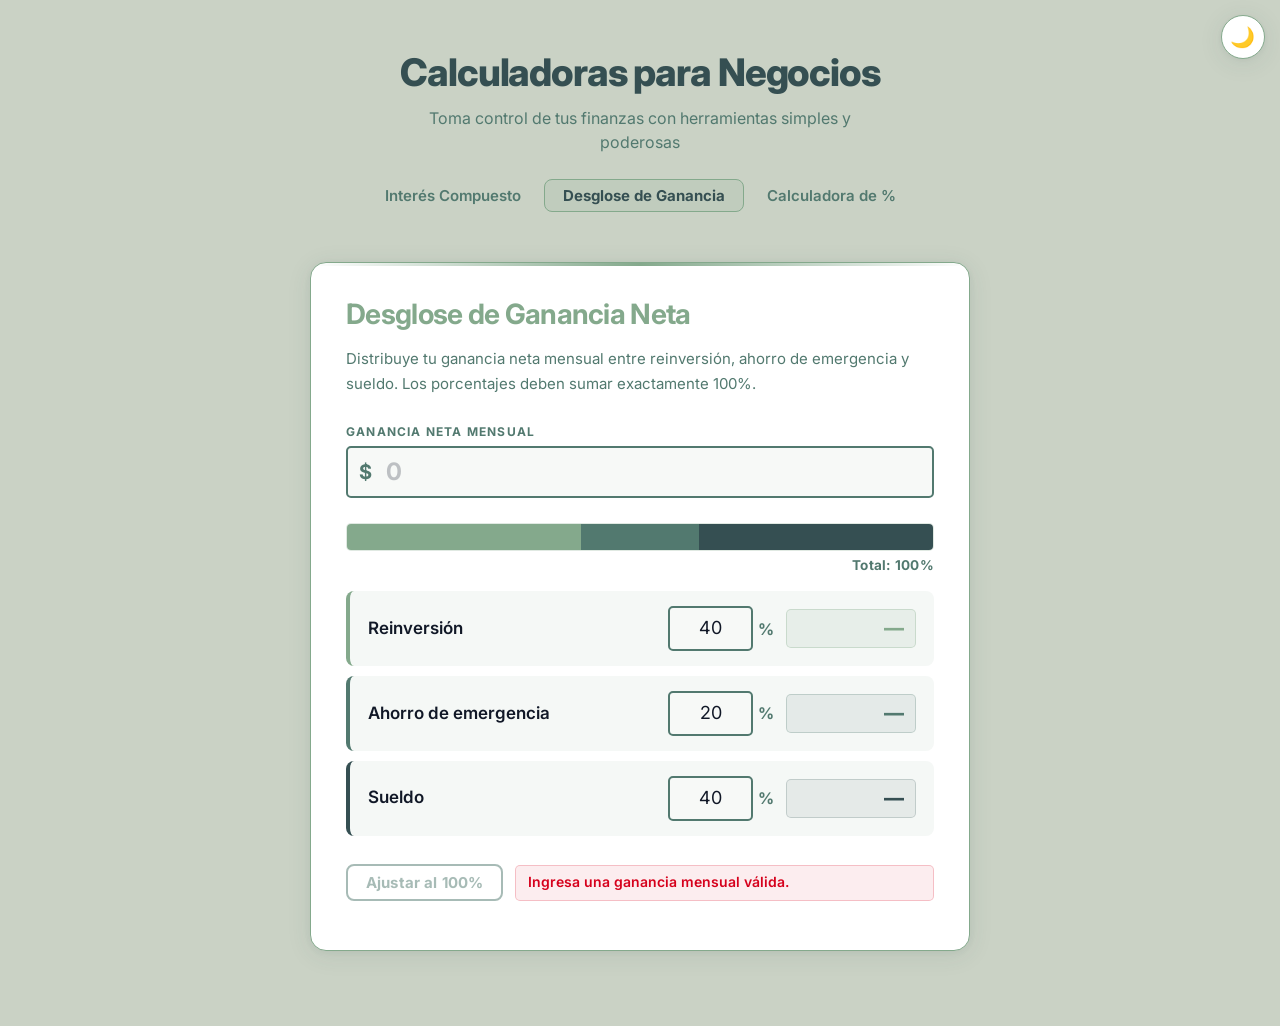
<file: desglose.html>
<!DOCTYPE html>
<html lang="es">

<head>
  <meta charset="UTF-8" />
  <meta name="viewport" content="width=device-width, initial-scale=1.0" />
  <title>Desglose de Ganancia Neta | Calculadoras para Negocios</title>
  <link rel="icon" type="image/png" href="assets/img/general/favicon.png" />
  <meta name="description" content="Distribuye tu ganancia neta mensual entre reinversión, ahorro de emergencia y sueldo.">
  <link rel="preconnect" href="https://fonts.googleapis.com">
  <link rel="preconnect" href="https://fonts.gstatic.com" crossorigin>
  <link href="https://fonts.googleapis.com/css2?family=Inter:opsz,wght@14..32,300..900&display=swap" rel="stylesheet">
  <link rel="stylesheet" href="assets/css/normalize.css" />
  <link rel="stylesheet" href="assets/css/main.css" />
  <script>
    (function () {
      var s = localStorage.getItem('theme');
      var dark = s === 'dark' || (!s && window.matchMedia('(prefers-color-scheme: dark)').matches);
      if (dark) document.documentElement.dataset.theme = 'dark';
    })();
  </script>
</head>

<body>

  <header class="site-header">
    <div class="site-header__top">
      <h1 class="site-header__title">Calculadoras para Negocios</h1>
      <p class="site-header__subtitle">Toma control de tus finanzas con herramientas simples y poderosas</p>
    </div>
    <nav class="site-nav" aria-label="Calculadoras">
      <ul class="site-nav__list">
        <li><a class="site-nav__link" href="index.html">Interés Compuesto</a></li>
        <li><a class="site-nav__link" href="desglose.html">Desglose de Ganancia</a></li>
        <li><a class="site-nav__link" href="porcentaje.html">Calculadora de %</a></li>
      </ul>
    </nav>
  </header>

  <main class="site-main">

    <section class="calculator">
      <div class="calculator__header">
        <h2 class="calculator__title">Desglose de Ganancia Neta</h2>
      </div>

      <p class="calculator__description">
        Distribuye tu ganancia neta mensual entre reinversión, ahorro de emergencia y sueldo.
        Los porcentajes deben sumar exactamente 100%.
      </p>

      <div class="calculator__income-wrap">
        <label class="calculator__label" for="income">Ganancia neta mensual</label>
        <div class="calculator__prefix-wrap">
          <span class="calculator__prefix">$</span>
          <input type="text" inputmode="decimal" id="income" placeholder="0">
        </div>
      </div>

      <div class="breakdown__bar-wrap">
        <div class="breakdown__bar" id="breakdown-bar"></div>
        <div class="breakdown__total" id="breakdown-total"></div>
      </div>

      <div class="breakdown">
        <div class="breakdown__item breakdown__item--reinversion">
          <span class="breakdown__label">Reinversión</span>
          <div class="breakdown__pct-group">
            <input type="number" class="breakdown__pct-input" id="pct-reinversion" value="0" min="0" max="100">
            <span class="breakdown__pct-symbol">%</span>
          </div>
          <div class="breakdown__result" id="reinversion" aria-live="polite">0</div>
        </div>
        <div class="breakdown__item breakdown__item--ahorro">
          <span class="breakdown__label">Ahorro de emergencia</span>
          <div class="breakdown__pct-group">
            <input type="number" class="breakdown__pct-input" id="pct-ahorro" value="0" min="0" max="100">
            <span class="breakdown__pct-symbol">%</span>
          </div>
          <div class="breakdown__result" id="ahorro" aria-live="polite">0</div>
        </div>
        <div class="breakdown__item breakdown__item--sueldo">
          <span class="breakdown__label">Sueldo</span>
          <div class="breakdown__pct-group">
            <input type="number" class="breakdown__pct-input" id="pct-sueldo" value="0" min="0" max="100">
            <span class="breakdown__pct-symbol">%</span>
          </div>
          <div class="breakdown__result" id="sueldo" aria-live="polite">0</div>
        </div>
      </div>

      <div class="breakdown__footer">
        <button class="breakdown__normalize" id="breakdown-normalize">Ajustar al 100%</button>
        <p class="breakdown__validation" id="breakdown-validation"></p>
      </div>
    </section>

  </main>

  <button class="theme-toggle" id="themeToggle" aria-label="Cambiar tema"></button>
  <script src="assets/js/shared.js"></script>
  <script src="assets/js/breakdown.js"></script>
</body>

</html>
</file>
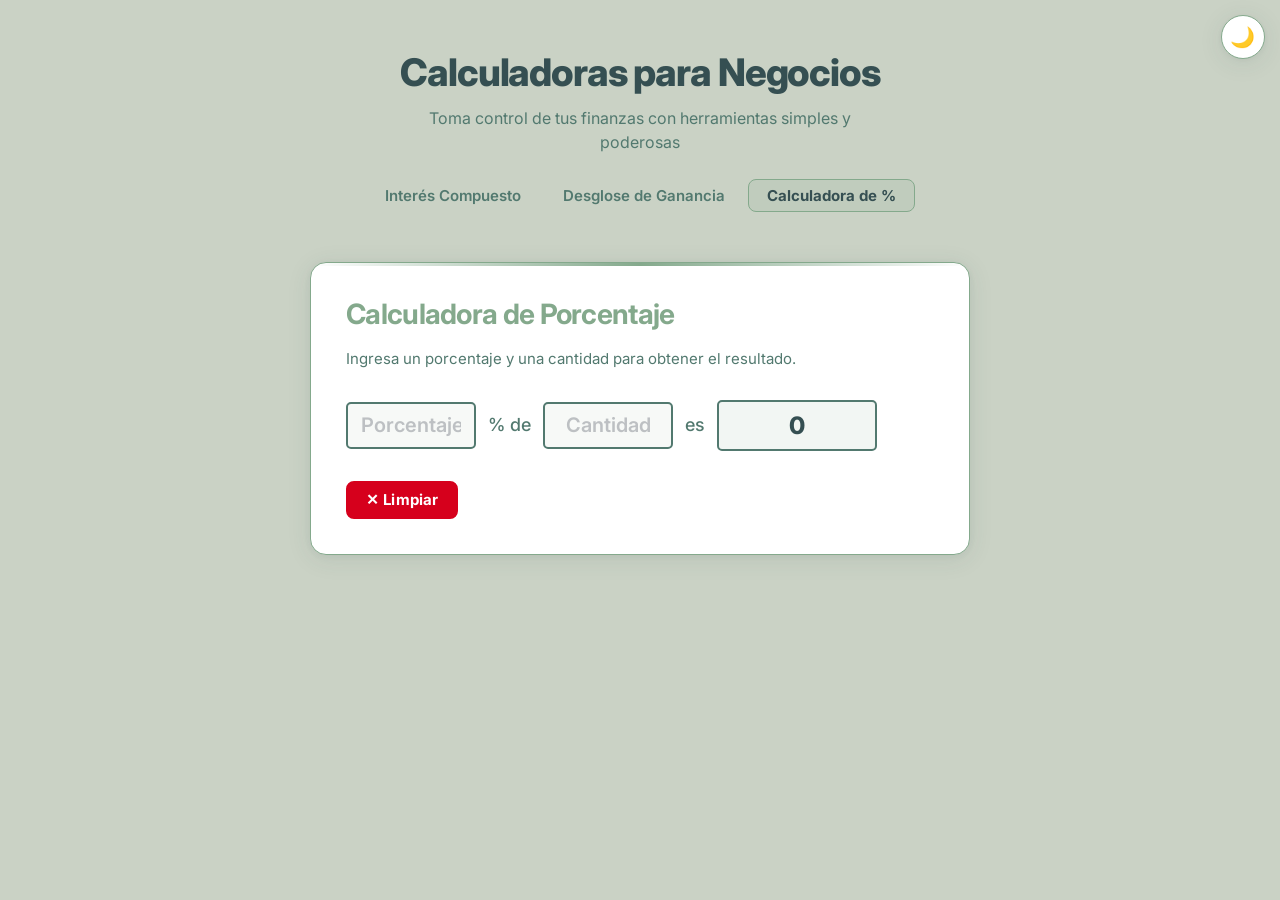
<file: porcentaje.html>
<!DOCTYPE html>
<html lang="es">

<head>
  <meta charset="UTF-8" />
  <meta name="viewport" content="width=device-width, initial-scale=1.0" />
  <title>Calculadora de Porcentaje | Calculadoras para Negocios</title>
  <link rel="icon" type="image/png" href="assets/img/general/favicon.png" />
  <meta name="description" content="Ingresa un porcentaje y una cantidad para obtener el resultado al instante.">
  <link rel="preconnect" href="https://fonts.googleapis.com">
  <link rel="preconnect" href="https://fonts.gstatic.com" crossorigin>
  <link href="https://fonts.googleapis.com/css2?family=Inter:opsz,wght@14..32,300..900&display=swap" rel="stylesheet">
  <link rel="stylesheet" href="assets/css/normalize.css" />
  <link rel="stylesheet" href="assets/css/main.css" />
  <script>
    (function () {
      var s = localStorage.getItem('theme');
      var dark = s === 'dark' || (!s && window.matchMedia('(prefers-color-scheme: dark)').matches);
      if (dark) document.documentElement.dataset.theme = 'dark';
    })();
  </script>
</head>

<body>

  <header class="site-header">
    <div class="site-header__top">
      <h1 class="site-header__title">Calculadoras para Negocios</h1>
      <p class="site-header__subtitle">Toma control de tus finanzas con herramientas simples y poderosas</p>
    </div>
    <nav class="site-nav" aria-label="Calculadoras">
      <ul class="site-nav__list">
        <li><a class="site-nav__link" href="index.html">Interés Compuesto</a></li>
        <li><a class="site-nav__link" href="desglose.html">Desglose de Ganancia</a></li>
        <li><a class="site-nav__link" href="porcentaje.html">Calculadora de %</a></li>
      </ul>
    </nav>
  </header>

  <main class="site-main">

    <section class="calculator">
      <div class="calculator__header">
        <h2 class="calculator__title">Calculadora de Porcentaje</h2>
      </div>

      <p class="calculator__description">
        Ingresa un porcentaje y una cantidad para obtener el resultado.
      </p>

      <div class="calculator__formula">
        <input type="number" id="percentage" placeholder="Porcentaje">
        <span class="calculator__formula-sep">% de</span>
        <input type="text" inputmode="decimal" id="amount" placeholder="Cantidad">
        <span class="calculator__formula-sep">es</span>
        <div class="calculator__result" id="result" aria-live="polite">0</div>
      </div>

      <div class="calculator__buttons">
        <button class="calculator__clear-btn" id="clearBtn">✕ Limpiar</button>
      </div>
    </section>

  </main>

  <button class="theme-toggle" id="themeToggle" aria-label="Cambiar tema"></button>
  <script src="assets/js/shared.js"></script>
  <script src="assets/js/porcentaje.js"></script>
</body>

</html>
</file>
<file: assets/css/main.css>
/* ============================================================
   VARIABLES
   ============================================================ */
:root {
  /* Paleta original */
  --color-primary: #84a98c;
  --color-primary-hover: #354f52;
  --color-secondary: #52796f;
  --bg-body: #cad2c5;
  --color-text: #111827;
  --color-text-muted: #52796f;
  --color-danger: #d6001c;

  /* Acentos por categoría (dentro de la misma paleta) */
  --color-reinversion: #84a98c;
  --color-ahorro: #52796f;
  --color-sueldo: #354f52;
  --color-compound-interest: #2d6a4f;

  --bg-card: #ffffff;
  --bg-input: #f7f9f7;
  --bg-breakdown-item: rgba(132, 169, 140, 0.08);

  --shadow-card: 0 4px 24px rgba(53, 79, 82, 0.1), 0 1px 6px rgba(53, 79, 82, 0.06);
  --shadow-btn: 0 4px 14px rgba(82, 121, 111, 0.4);
  --focus-ring: 0 0 0 3px rgba(132, 169, 140, 0.35);

  --radius-card: 1.6rem;
  --radius-md: 0.8rem;
  --radius-sm: 0.5rem;

  --t: 0.22s ease;
  --font: "Inter", "Roboto", sans-serif;
}


/* ============================================================
   DARK MODE
   ============================================================ */
[data-theme="dark"] {
  --color-primary-hover: #a8c5af;
  --color-secondary: #6b9e94;
  --color-text-muted: #84a98c;
  --bg-body: #1a2428;
  --color-text: #e5ede8;
  --bg-card: #243438;
  --bg-input: #2c3e42;
  --bg-breakdown-item: rgba(132, 169, 140, 0.07);
  --shadow-card: 0 4px 24px rgba(0, 0, 0, 0.45), 0 1px 6px rgba(0, 0, 0, 0.25);
  --shadow-btn: 0 4px 14px rgba(0, 0, 0, 0.4);
  --focus-ring: 0 0 0 3px rgba(132, 169, 140, 0.4);

  --color-reinversion: #a8c5af;
  --color-ahorro: #6b9e94;
  --color-sueldo: #84a98c;
  --color-compound-interest: #52b788;
}

[data-theme="dark"] input[type="number"]::placeholder,
[data-theme="dark"] input[type="text"]::placeholder {
  color: rgba(229, 237, 232, 0.25);
}


/* ============================================================
   RESET / BASE
   ============================================================ */
html {
  box-sizing: border-box;
  font-size: 62.5%;
}

*, *::before, *::after {
  box-sizing: inherit;
}

body {
  font-family: var(--font);
  font-size: 1.7rem;
  background-color: var(--bg-body);
  color: var(--color-text);
  min-height: 100vh;
}

h1, h2, h3 {
  margin: 0;
  line-height: 1.2;
}

img {
  max-width: 100%;
  display: block;
}

/* Ocultar flechas en inputs numéricos */
input[type="number"]::-webkit-outer-spin-button,
input[type="number"]::-webkit-inner-spin-button {
  -webkit-appearance: none;
  margin: 0;
}
input[type="number"] {
  -moz-appearance: textfield;
}


/* ============================================================
   SITE HEADER
   ============================================================ */
.site-header {
  text-align: center;
  padding: 5rem 2rem 2rem;
}

.site-header__title {
  font-size: 3rem;
  font-weight: 800;
  color: var(--color-primary-hover);
  letter-spacing: -0.03em;
  margin-bottom: 1rem;
}

@media (min-width: 600px) {
  .site-header__title {
    font-size: 3.8rem;
  }
}

.site-header__subtitle {
  font-size: 1.6rem;
  color: var(--color-text-muted);
  max-width: 46ch;
  margin: 0 auto;
  line-height: 1.55;
}


/* ============================================================
   SITE MAIN
   ============================================================ */
.site-main {
  padding: 0.5rem 1.5rem 5rem;
}


/* ============================================================
   CALCULATOR CARD
   ============================================================ */
.calculator {
  max-width: 660px;
  margin: 2.5rem auto;
  padding: 3.5rem;
  background: var(--bg-card);
  border: 1px solid var(--color-primary);
  border-radius: var(--radius-card);
  box-shadow: var(--shadow-card);
  position: relative;
  overflow: hidden;
  transition: box-shadow var(--t), transform var(--t);
}

@media (max-width: 500px) {
  .calculator {
    padding: 2.5rem 1.8rem;
  }
}

.calculator:hover {
  box-shadow: 0 8px 36px rgba(53, 79, 82, 0.14), 0 2px 10px rgba(53, 79, 82, 0.08);
}

/* Línea de acento superior */
.calculator::before {
  content: '';
  position: absolute;
  top: 0;
  left: 0;
  right: 0;
  height: 3px;
  background: linear-gradient(90deg, transparent, var(--color-primary), transparent);
}

.calculator__header {
  display: flex;
  align-items: center;
  gap: 1.2rem;
  margin-bottom: 1.5rem;
}

.calculator__title {
  font-size: 2.4rem;
  font-weight: 700;
  color: var(--color-primary);
  letter-spacing: -0.025em;
}

@media (min-width: 500px) {
  .calculator__title {
    font-size: 2.8rem;
  }
}

.calculator__description {
  font-size: 1.5rem;
  color: var(--color-text-muted);
  line-height: 1.65;
  margin-bottom: 2.8rem;
}


/* ============================================================
   INPUTS (compartido)
   ============================================================ */
input[type="number"],
input[type="text"] {
  background: var(--bg-input);
  border: 2px solid var(--color-secondary);
  border-radius: var(--radius-sm);
  color: var(--color-text);
  font-family: var(--font);
  font-size: 1.8rem;
  padding: 1rem 1.3rem;
  transition: border-color var(--t), box-shadow var(--t);
}

input[type="number"]::placeholder,
input[type="text"]::placeholder {
  color: rgba(17, 24, 39, 0.25);
}

input[type="number"]:focus,
input[type="text"]:focus {
  outline: none;
  border-color: var(--color-primary-hover);
  box-shadow: var(--focus-ring);
}


/* ============================================================
   INPUT DE INGRESO
   ============================================================ */
.calculator__income-wrap {
  margin-bottom: 2.5rem;
}

.calculator__label {
  display: block;
  font-size: 1.2rem;
  font-weight: 700;
  text-transform: uppercase;
  letter-spacing: 0.1em;
  color: var(--color-text-muted);
  margin-bottom: 0.8rem;
}

.calculator__prefix-wrap {
  position: relative;
  display: flex;
  align-items: center;
}

.calculator__prefix {
  position: absolute;
  left: 1.3rem;
  font-size: 2rem;
  font-weight: 700;
  color: var(--color-secondary);
  pointer-events: none;
  z-index: 1;
}

.calculator__prefix-wrap input {
  width: 100%;
  padding-left: 3.8rem;
  font-size: 2.4rem;
  font-weight: 700;
  letter-spacing: -0.02em;
}


/* ============================================================
   BREAKDOWN
   ============================================================ */
.breakdown {
  display: flex;
  flex-direction: column;
  gap: 1rem;
  margin-bottom: 1.5rem;
}

.breakdown__item {
  display: flex;
  align-items: center;
  gap: 1.2rem;
  padding: 1.5rem 1.8rem;
  background: var(--bg-breakdown-item);
  border-radius: var(--radius-md);
  border-left: 4px solid transparent;
  flex-wrap: wrap;
  transition: background var(--t), transform var(--t);
}

@media (max-width: 500px) {
  .breakdown__item {
    gap: 0.8rem;
    padding: 1.4rem;
  }
}

.breakdown__item:hover {
  background: rgba(132, 169, 140, 0.15);
  transform: translateX(3px);
}

.breakdown__item--reinversion { border-left-color: var(--color-reinversion); }
.breakdown__item--ahorro      { border-left-color: var(--color-ahorro); }
.breakdown__item--sueldo      { border-left-color: var(--color-sueldo); }

.breakdown__label {
  flex: 1;
  font-size: 1.7rem;
  font-weight: 600;
  color: var(--color-text);
  min-width: 16ch;
}

@media (max-width: 500px) {
  .breakdown__label {
    flex: 1;
    min-width: 0;
  }
}

.breakdown__pct-group {
  display: flex;
  align-items: center;
  gap: 0.5rem;
}

.breakdown__pct-input {
  width: 8.5rem;
  text-align: center;
}

.breakdown__pct-symbol {
  font-size: 1.6rem;
  font-weight: 700;
  color: var(--color-text-muted);
}

.breakdown__result {
  font-size: 2rem;
  font-weight: 800;
  min-width: 13rem;
  text-align: right;
  letter-spacing: -0.02em;
  font-variant-numeric: tabular-nums;
  padding: 0.7rem 1.1rem;
  border-radius: var(--radius-sm);
  cursor: pointer;
  user-select: none;
  transition: opacity var(--t);
}

@media (max-width: 500px) {
  .breakdown__result {
    width: 100%;
    min-width: unset;
    text-align: left;
  }
}

.breakdown__result.is-copied,
.calculator__result.is-copied {
  opacity: 0.55;
}

.breakdown__item--reinversion .breakdown__result {
  color: var(--color-reinversion);
  background: rgba(132, 169, 140, 0.12);
  border: 1px solid rgba(132, 169, 140, 0.3);
}
.breakdown__item--ahorro .breakdown__result {
  color: var(--color-ahorro);
  background: rgba(82, 121, 111, 0.1);
  border: 1px solid rgba(82, 121, 111, 0.25);
}
.breakdown__item--sueldo .breakdown__result {
  color: var(--color-sueldo);
  background: rgba(53, 79, 82, 0.08);
  border: 1px solid rgba(53, 79, 82, 0.2);
}


/* ============================================================
   VALIDACIÓN
   ============================================================ */
.breakdown__validation {
  font-size: 1.4rem;
  font-weight: 600;
  min-height: 3.6rem;
  padding: 0.8rem 1.2rem;
  border-radius: var(--radius-sm);
  display: flex;
  align-items: center;
}

.breakdown__validation--error {
  background: rgba(214, 0, 28, 0.07);
  color: var(--color-danger);
  border: 1px solid rgba(214, 0, 28, 0.2);
}

.breakdown__validation--ok {
  color: var(--color-secondary);
}


/* ============================================================
   FÓRMULA DE PORCENTAJE
   ============================================================ */
.calculator__formula {
  display: flex;
  align-items: center;
  flex-wrap: wrap;
  gap: 1.2rem;
  margin-bottom: 3rem;
}

@media (max-width: 500px) {
  .calculator__formula {
    display: grid;
    grid-template-columns: 1fr auto;
    align-items: center;
    gap: 1rem 1.2rem;
  }
}

.calculator__formula input {
  width: 13rem;
  text-align: center;
  font-size: 2rem;
  font-weight: 600;
}

@media (max-width: 500px) {
  .calculator__formula input {
    width: 100%;
  }
}

.calculator__formula-sep {
  font-size: 1.8rem;
  font-weight: 500;
  color: var(--color-text-muted);
}

.calculator__result {
  min-width: 16rem;
  padding: 1rem 1.5rem;
  background: rgba(132, 169, 140, 0.1);
  border: 2px solid var(--color-secondary);
  border-radius: var(--radius-sm);
  font-size: 2.4rem;
  font-weight: 800;
  color: var(--color-primary-hover);
  text-align: center;
  letter-spacing: -0.02em;
  cursor: pointer;
  user-select: none;
  transition: opacity var(--t);
}

@media (max-width: 500px) {
  .calculator__result {
    grid-column: 1 / -1;
    min-width: 0;
    width: 100%;
  }
}


/* ============================================================
   BOTONES
   ============================================================ */
.calculator__buttons {
  display: flex;
  align-items: center;
  gap: 1.2rem;
  flex-wrap: wrap;
}

@media (max-width: 500px) {
  .calculator__buttons {
    flex-direction: column;
    align-items: flex-start;
    text-align: center;
  }
}

button {
  border: none;
  cursor: pointer;
  padding: 1.2rem 2.6rem;
  font-size: 1.7rem;
  font-weight: 700;
  font-family: var(--font);
  border-radius: var(--radius-md);
  letter-spacing: 0.01em;
  transition: background var(--t), transform var(--t), box-shadow var(--t);
}

button:active {
  transform: scale(0.97) !important;
}

.calculator__clear-btn {
  background: var(--color-danger);
  border: 2px solid var(--color-danger);
  border-radius: var(--radius-md);
  color: #fff;
  padding: 0.8rem 1.8rem;
  font-size: 1.5rem;
  font-weight: 700;
  transition: background var(--t), color var(--t), border-color var(--t), transform var(--t);
}

.calculator__clear-btn:hover {
  background: var(--color-danger);
  color: #fff;
  transform: translateY(-1px);
}


/* ============================================================
   THEME TOGGLE
   ============================================================ */
.theme-toggle {
  position: fixed;
  top: 1.5rem;
  right: 1.5rem;
  z-index: 100;
  background: var(--bg-card);
  border: 1px solid var(--color-primary);
  border-radius: 50%;
  width: 4.4rem;
  height: 4.4rem;
  padding: 0;
  font-size: 2rem;
  display: flex;
  align-items: center;
  justify-content: center;
  box-shadow: var(--shadow-card);
  transition: background var(--t), border-color var(--t), transform var(--t), box-shadow var(--t);
}

.theme-toggle:hover {
  transform: scale(1.1) !important;
}


/* ============================================================
   FOOTER
   ============================================================ */
.site-footer {
  text-align: center;
  padding: 2rem;
  font-size: 1.4rem;
  color: var(--color-text-muted);
  opacity: 0.65;
}


/* ============================================================
   BREAKDOWN BAR
   ============================================================ */
.breakdown__bar-wrap {
  margin-bottom: 1.8rem;
}

.breakdown__bar {
  display: flex;
  height: 2.8rem;
  border-radius: var(--radius-sm);
  overflow: hidden;
  background: var(--bg-input);
  border: 1px solid rgba(132, 169, 140, 0.2);
}

.breakdown__bar-seg {
  flex-shrink: 0;
  transition: width 0.3s ease;
}

.breakdown__bar-seg--unallocated {
  background: rgba(132, 169, 140, 0.12) !important;
}

.breakdown__total {
  font-size: 1.35rem;
  font-weight: 700;
  letter-spacing: 0.02em;
  margin-top: 0.7rem;
  text-align: right;
  color: var(--color-text-muted);
}

.breakdown__total--ok    { color: var(--color-secondary); }
.breakdown__total--error { color: var(--color-danger); }


/* ============================================================
   BREAKDOWN FOOTER (botón ajustar + validación)
   ============================================================ */
.breakdown__footer {
  display: flex;
  align-items: center;
  gap: 1.2rem;
  flex-wrap: wrap;
}

.breakdown__normalize {
  background: transparent;
  border: 2px solid var(--color-secondary);
  border-radius: var(--radius-md);
  color: var(--color-secondary);
  padding: 0.8rem 1.8rem;
  font-size: 1.5rem;
  font-weight: 700;
  white-space: nowrap;
  flex-shrink: 0;
  transition: background var(--t), color var(--t), border-color var(--t);
}

.breakdown__normalize:hover {
  background: var(--color-secondary);
  color: #fff;
}

.breakdown__normalize:disabled {
  border-color: var(--color-text-muted);
  color: var(--color-text-muted);
  cursor: not-allowed;
  opacity: 0.5;
}

.breakdown__normalize:disabled:hover {
  background: transparent;
  color: var(--color-text-muted);
}

.breakdown__validation {
  flex: 1;
  min-width: 0;
}


/* ============================================================
   COMPOUND INTEREST CALCULATOR
   ============================================================ */

.calculator--compound {
  max-width: 960px;
}

.compound__layout {
  display: grid;
  grid-template-columns: 26rem 1fr;
  gap: 3rem;
  margin-bottom: 3rem;
  align-items: start;
}

@media (max-width: 700px) {
  .compound__layout {
    grid-template-columns: 1fr;
  }
}

.compound__inputs {
  display: flex;
  flex-direction: column;
  gap: 1.8rem;
}

.compound__field {
  display: flex;
  flex-direction: column;
  gap: 0.6rem;
}

.compound__field input[type="number"],
.compound__field input[type="text"] {
  width: 100%;
}

.compound__field .calculator__prefix-wrap input {
  font-size: 1.8rem;
  font-weight: 600;
  letter-spacing: 0;
}

.compound__select {
  width: 100%;
  background: var(--bg-input);
  border: 2px solid var(--color-secondary);
  border-radius: var(--radius-sm);
  color: var(--color-text);
  font-family: var(--font);
  font-size: 1.8rem;
  padding: 1rem 3.5rem 1rem 1.3rem;
  cursor: pointer;
  transition: border-color var(--t), box-shadow var(--t);
  appearance: none;
  -webkit-appearance: none;
  background-image: url("data:image/svg+xml,%3Csvg xmlns='http://www.w3.org/2000/svg' viewBox='0 0 10 6'%3E%3Cpath d='M0 0l5 6 5-6z' fill='%2352796f'/%3E%3C/svg%3E");
  background-repeat: no-repeat;
  background-position: right 1.2rem center;
  background-size: 1rem;
}

.compound__select:focus {
  outline: none;
  border-color: var(--color-primary-hover);
  box-shadow: var(--focus-ring);
}

[data-theme="dark"] .compound__select {
  background-image: url("data:image/svg+xml,%3Csvg xmlns='http://www.w3.org/2000/svg' viewBox='0 0 10 6'%3E%3Cpath d='M0 0l5 6 5-6z' fill='%236b9e94'/%3E%3C/svg%3E");
}

.compound__chart-wrap {
  position: relative;
  height: 28rem;
}

@media (max-width: 700px) {
  .compound__chart-wrap {
    height: 32rem;
  }
}

.compound__section-title {
  font-size: 1.8rem;
  font-weight: 700;
  color: var(--color-text);
  margin: 0 0 1.5rem;
}

.compound__results {
  display: grid;
  grid-template-columns: repeat(4, 1fr);
  gap: 1.2rem;
  margin-bottom: 3.5rem;
}

@media (max-width: 700px) {
  .compound__results {
    grid-template-columns: repeat(2, 1fr);
  }
}

@media (max-width: 400px) {
  .compound__results {
    grid-template-columns: 1fr;
  }
}

.compound__result-card {
  display: flex;
  flex-direction: column;
  justify-content: space-between;
  gap: 0.6rem;
}

.compound__result-label {
  font-size: 1.15rem;
  font-weight: 700;
  text-transform: uppercase;
  letter-spacing: 0.07em;
  color: var(--color-text-muted);
  text-align: center;
  line-height: 1.4;
}

.compound__result-value {
  padding: 1.2rem 0.8rem;
  border-radius: var(--radius-sm);
  font-size: 1.6rem;
  font-weight: 800;
  text-align: center;
  letter-spacing: -0.02em;
  font-variant-numeric: tabular-nums;
  color: #fff;
  min-height: 4.6rem;
  display: flex;
  align-items: center;
  justify-content: center;
}

.compound__result-value--principal     { background: var(--color-secondary); }
.compound__result-value--contributions { background: var(--color-primary); color: var(--color-primary-hover); }
.compound__result-value--interest      { background: var(--color-compound-interest); }
.compound__result-value--total         { background: var(--color-primary-hover); }

[data-theme="dark"] .compound__result-value {
  color: #1a2428;
}

.compound__table-wrap {
  overflow-x: auto;
  margin-bottom: 3.5rem;
  border-radius: var(--radius-md);
  border: 1px solid rgba(132, 169, 140, 0.2);
}

.compound__table {
  width: 100%;
  border-collapse: collapse;
  font-size: 1.45rem;
  min-width: 52rem;
}

.compound__table thead th {
  padding: 1.2rem 1.5rem;
  text-align: right;
  font-weight: 700;
  font-size: 1.15rem;
  text-transform: uppercase;
  letter-spacing: 0.06em;
  color: var(--color-text-muted);
  background: var(--bg-input);
  border-bottom: 2px solid rgba(132, 169, 140, 0.2);
  white-space: nowrap;
}

.compound__table thead th:first-child { text-align: left; }

.compound__table tbody td {
  padding: 1rem 1.5rem;
  text-align: right;
  border-bottom: 1px solid rgba(132, 169, 140, 0.1);
  font-variant-numeric: tabular-nums;
  color: var(--color-text);
  white-space: nowrap;
}

.compound__table tbody td:first-child { text-align: left; }

.compound__table tbody tr:last-child td {
  border-bottom: none;
  font-weight: 700;
}

.compound__table tbody tr:nth-child(even) td {
  background: rgba(132, 169, 140, 0.04);
}

.compound__faq {
  margin-top: 0.5rem;
}

.compound__faq-item {
  border: 1px solid rgba(132, 169, 140, 0.2);
  border-radius: var(--radius-md);
  margin-bottom: 1rem;
  overflow: hidden;
}

.compound__faq-question {
  font-size: 1.5rem;
  font-weight: 600;
  color: var(--color-text);
  padding: 1.4rem 1.8rem;
  cursor: pointer;
  list-style: none;
  display: flex;
  justify-content: space-between;
  align-items: center;
  background: var(--bg-input);
  user-select: none;
  transition: background var(--t);
}

.compound__faq-question::-webkit-details-marker { display: none; }

.compound__faq-question::after {
  content: '›';
  font-size: 2.2rem;
  font-weight: 300;
  line-height: 1;
  color: var(--color-text-muted);
  transition: transform var(--t);
  flex-shrink: 0;
  margin-left: 1rem;
}

details[open] > .compound__faq-question::after {
  transform: rotate(90deg);
}

.compound__faq-question:hover {
  background: rgba(132, 169, 140, 0.1);
}

.compound__faq-body {
  padding: 1.8rem;
  font-size: 1.4rem;
  color: var(--color-text-muted);
  line-height: 1.65;
}

.compound__faq-body p {
  margin: 0 0 1.2rem;
}

.compound__faq-table {
  width: 100%;
  border-collapse: collapse;
  font-size: 1.35rem;
}

.compound__faq-table th,
.compound__faq-table td {
  padding: 0.7rem 1rem;
  text-align: left;
  border-bottom: 1px solid rgba(132, 169, 140, 0.15);
}

.compound__faq-table th {
  font-weight: 700;
  font-size: 1.15rem;
  text-transform: uppercase;
  letter-spacing: 0.05em;
  color: var(--color-text-muted);
  background: transparent;
  border-bottom-width: 2px;
}

.compound__faq-table tr:last-child td {
  border-bottom: none;
}


/* ============================================================
   SITE NAV
   ============================================================ */
.site-nav {
  margin-top: 2.4rem;
}

.site-nav__list {
  list-style: none;
  margin: 0;
  padding: 0;
  display: flex;
  justify-content: center;
  gap: 0.4rem;
  flex-wrap: wrap;
}

.site-nav__link {
  display: inline-block;
  padding: 0.7rem 1.8rem;
  font-size: 1.5rem;
  font-weight: 600;
  color: var(--color-text-muted);
  text-decoration: none;
  border-radius: var(--radius-md);
  border: 1px solid transparent;
  transition: color var(--t), background var(--t), border-color var(--t);
}

.site-nav__link:hover {
  color: var(--color-primary-hover);
  background: rgba(132, 169, 140, 0.1);
  border-color: rgba(132, 169, 140, 0.2);
}

.site-nav__link[aria-current="page"] {
  color: var(--color-primary-hover);
  background: rgba(132, 169, 140, 0.15);
  border-color: var(--color-primary);
  font-weight: 700;
}

@media (max-width: 500px) {
  .site-nav__list {
    gap: 0.6rem;
  }

  .site-nav__link {
    font-size: 1.4rem;
    padding: 0.6rem 1.4rem;
  }
}
</file>
